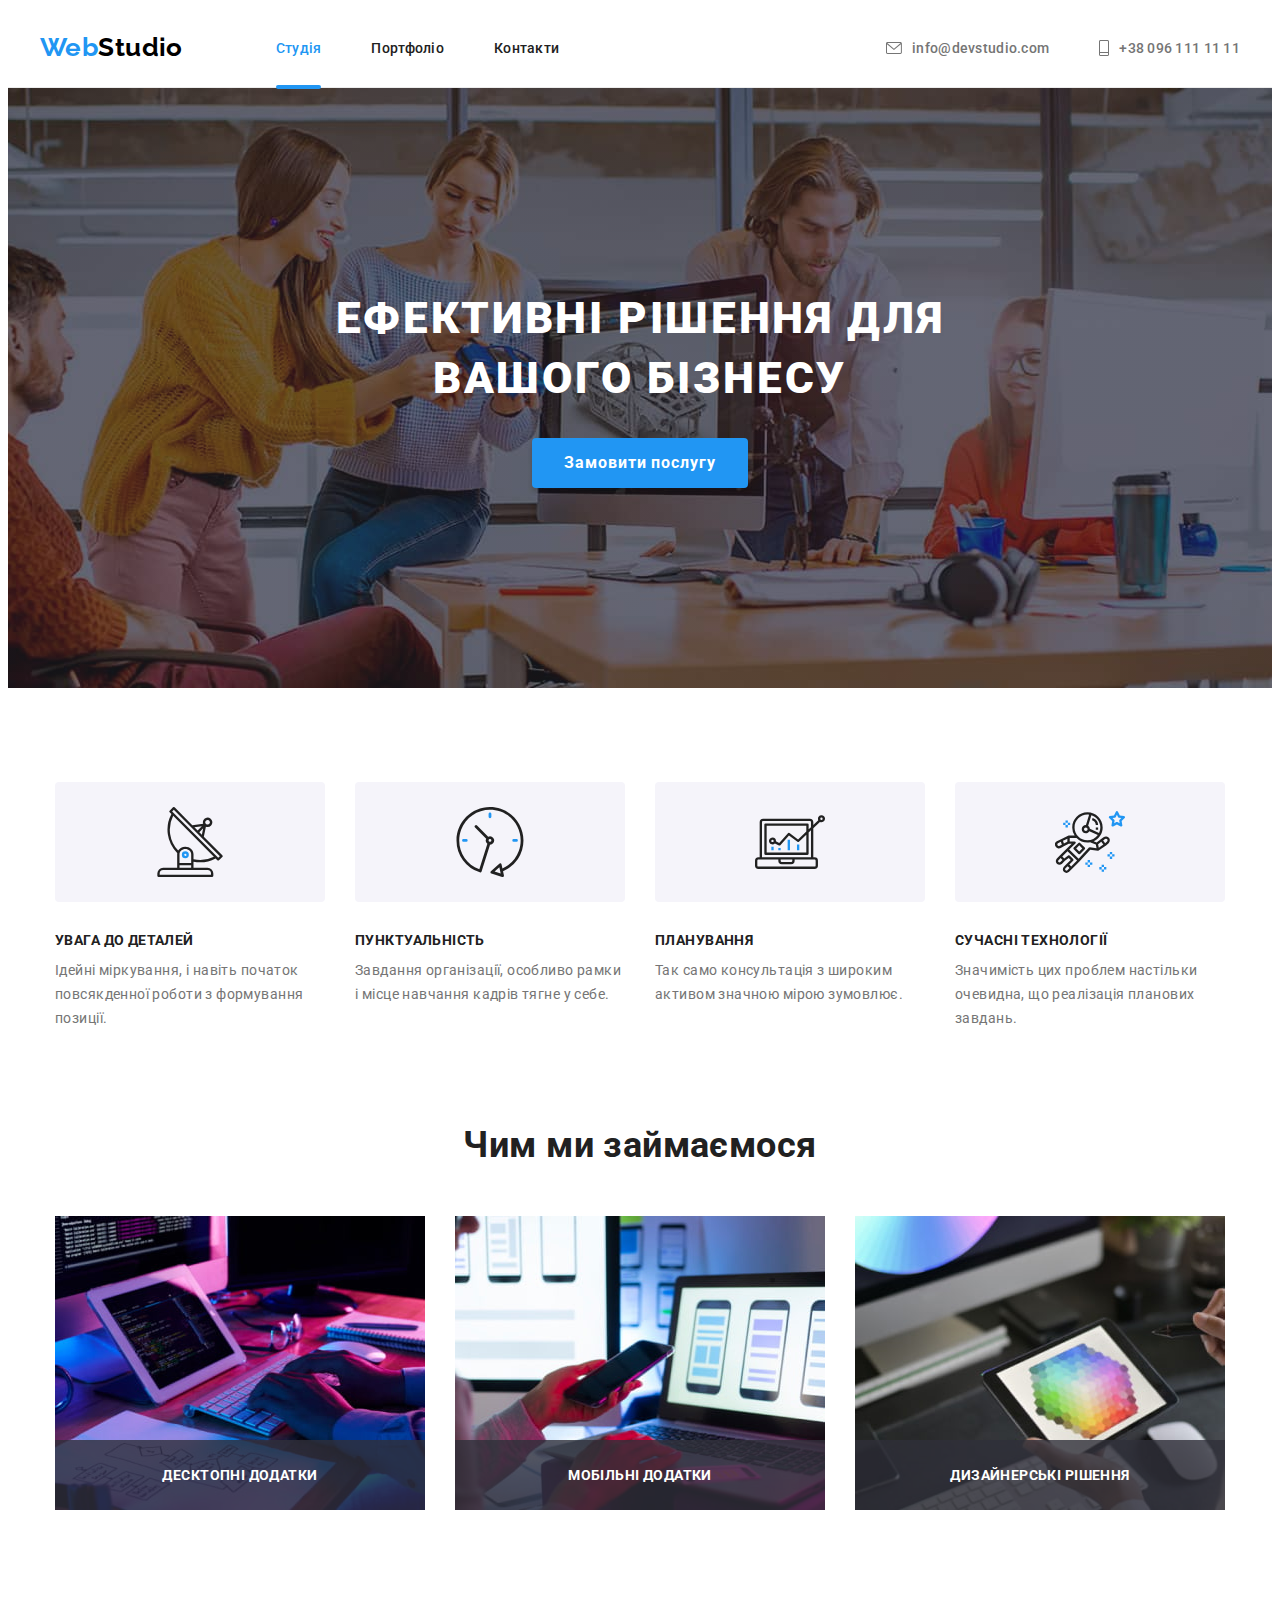
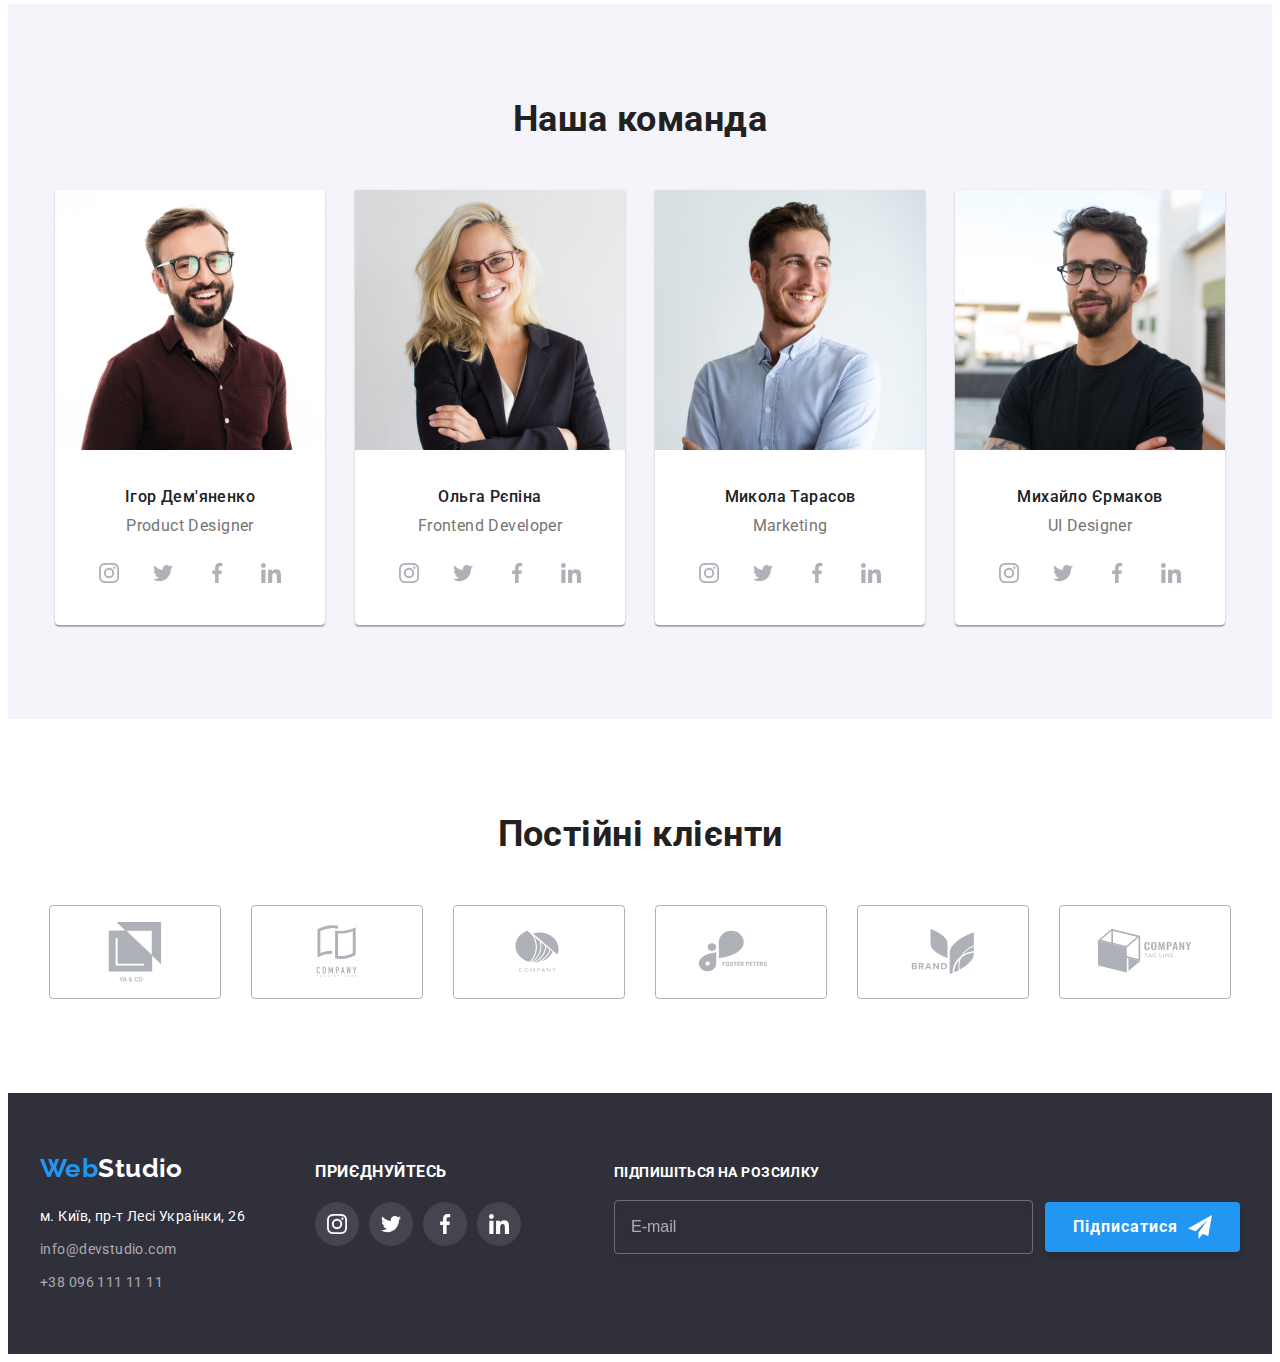
<file: index.html>
<!DOCTYPE html>
<html lang="uk">
  <head>
    <meta charset="UTF-8" />
    <meta http-equiv="X-UA-Compatible" content="IE=edge" />
    <meta name="viewport" content="width=device-width, initial-scale=1.0" />
    <!--Favicon code-->
    <link rel="apple-touch-icon" sizes="152x152" href="./images/favicon/apple-touch-icon.png" />
    <link rel="icon" type="image/png" sizes="32x32" href="./images/favicon/favicon-32x32.png" />
    <link rel="icon" type="image/png" sizes="16x16" href="./images/favicon/favicon-16x16.png" />
    <link rel="manifest" href="./images/favicon/site.webmanifest" />
    <link rel="mask-icon" href="./images/favicon/safari-pinned-tab.svg" color="#5bbad5" />
    <meta name="msapplication-TileColor" content="#da532c" />
    <meta name="theme-color" content="#ffffff" />
    <!--Fonts-->
    <link rel="preconnect" href="https://fonts.googleapis.com" />
    <link rel="preconnect" href="https://fonts.gstatic.com" crossorigin />
    <link
      href="https://fonts.googleapis.com/css2?family=Raleway:wght@700&family=Roboto:wght@400;500;700;900&display=swap"
      rel="stylesheet"
    />
    <!--Modern normalize styles-->
    <link
      rel="stylesheet"
      href="https://cdnjs.cloudflare.com/ajax/libs/modern-normalize/1.1.0/modern-normalize.min.css"
      integrity="sha512-wpPYUAdjBVSE4KJnH1VR1HeZfpl1ub8YT/NKx4PuQ5NmX2tKuGu6U/JRp5y+Y8XG2tV+wKQpNHVUX03MfMFn9Q=="
      crossorigin="anonymous"
      referrerpolicy="no-referrer"
    />
    <!--Styles-->
    <link rel="stylesheet" href="./css/main.min.css" />
    <!--Title-->
    <title>WebStudio</title>
  </head>

  <body>
    <!--Header-->
    <header class="header">
      <div class="container header__container">
        <a class="logo header__logo link" href="./index.html"> 
          Web<span class="logo__text--dark">Studio</span> 
        </a>
        <nav class="navigation">
          <ul class="navigation__list list">
            <li class="navigation__item">
              <a class="navigation__link link navigation__link--active" href="./index.html">Студія</a>
            </li>
            <li class="navigation__item">
              <a class="navigation__link link" href="./portfolio.html">Портфоліо</a>
            </li>
            <li class="navigation__item">
              <a class="navigation__link link" href="#footer">Контакти</a>
            </li>
          </ul>
        </nav>
        <ul class="contacts list">
          <li class="contacts__item">
            <a class="contacts__link link" href="mailto:info@devstudio.com">
              <svg class="contacts__icon" width="16px" height="12px">
                <use href="./images/icons.svg#envelope"></use>
              </svg>
              info@devstudio.com
            </a>
          </li>
          <li class="contacts__item">
            <a class="contacts__link link" href="tel:+380961111111">
              <svg class="contacts__icon" width="10px" height="16px">
                <use href="./images/icons.svg#phone"></use>
              </svg>
              +38 096 111 11 11
            </a>
          </li>
        </ul>
      </div>
    </header>

    <!--Main information-->
    <main>
      <!--Front section-->

      <section class="front">
        <div class="container">
          <h1 class="front__title">Ефективні рішення для<br />вашого бізнесу</h1>
          <button class="front__btn button" type="button" data-modal-open>Замовити послугу</button>
        </div>
      </section>

      <!--Benefits-->
      <section class="benefits section">
        <div class="container">
          <h2 class="benefits__title visually-hidden">Наші переваги</h2>
          <ul class="benefits__list list">
            <li class="benefits__item">
              <div class="advantage">
                <svg class="benefits-item-logo" width="70px" height="70px">
                  <use href="./images/icons.svg#antenna"></use>
                </svg>
              </div>
              <h3 class="advantage__title">УВАГА ДО ДЕТАЛЕЙ</h3>
              <p class="advantage__content">
                Ідейні міркування, і навіть початок повсякденної роботи з формування позиції.
              </p>
            </li>
            <li class="benefits__item">
              <div class="advantage">
                <svg class="benefits-item-logo" width="70px" height="70px">
                  <use href="./images/icons.svg#clock"></use>
                </svg>
              </div>
              <h3 class="advantage__title">ПУНКТУАЛЬНІСТЬ</h3>
              <p class="advantage__content">
                Завдання організації, особливо рамки і місце навчання кадрів тягне у себе.
              </p>
            </li>
            <li class="benefits__item">
              <div class="advantage">
                <svg class="benefits-item-logo" width="70px" height="70px">
                  <use href="./images/icons.svg#diagram"></use>
                </svg>
              </div>
              <h3 class="advantage__title">ПЛАНУВАННЯ</h3>
              <p class="advantage__content">
                Так само консультація з широким активом значною мірою зумовлює.
              </p>
            </li>
            <li class="benefits__item">
              <div class="advantage">
                <svg class="benefits-item-logo" width="70px" height="70px">
                  <use href="./images/icons.svg#astronaut"></use>
                </svg>
              </div>
              <h3 class="advantage__title">СУЧАСНІ ТЕХНОЛОГІЇ</h3>
              <p class="advantage__content">
                Значимість цих проблем настільки очевидна, що реалізація планових завдань.
              </p>
            </li>
          </ul>
        </div>
      </section>

      <!--Activity-->
      <section class="activity section">
        <div class="container">
          <h2 class="activity__title section__title">Чим ми займаємося</h2>
          <ul class="activity__list list">
            <li class="activity-example">
              <img
                class="activity-example__img"
                src="images/activity/img1.jpg"
                alt="Веб-розробка"
                width="370"
                height="294"
              />
              <div class="activity-example__description">
                <p class="activity-example__text">Десктопні додатки</p>
              </div>
            </li>
            <li class="activity-example">
              <img
                class="activity-example__img"
                src="images/activity/img2.jpg"
                alt="Розробка мобільних застосунків"
                width="370"
                height="294"
              />
              <div class="activity-example__description">
                <p class="activity-example__text">Мобільні додатки</p>
              </div>
            </li>
            <li class="activity-example">
              <img
                class="activity-example__img"
                src="images/activity/img3.jpg"
                alt="Оригінальні дизайнерські рішення"
                width="370"
                height="294"
              />
              <div class="activity-example__description">
                <p class="activity-example__text">Дизайнерські рішення</p>
              </div>
            </li>
          </ul>
        </div>
      </section>

      <!--Team-->
      <section class="team section">
        <div class="container">
          <h2 class="team__title section__title">Наша команда</h2>
          <ul class="team__list list">
            <li class="team-member">
              <img
                class="team-member__photo"
                src="images/team/img1.jpg"
                alt="Фото Ігоря Дем'яненка"
                width="270"
                height="260"
              />
              <div class="team-member__description">
                <h3 class="team-member__name">Ігор Дем'яненко</h3>
                <p class="team-member__position" lang="en">Product Designer</p>
                <ul class="socials list">
                  <li class="socials__item">
                    <a href="" class="socials__link">
                      <svg class="socials__logo" width="20px" height="20px">
                        <use href="./images/icons.svg#instagram"></use>
                      </svg>
                    </a>
                  </li>
                  <li class="socials__item">
                    <a href="" class="socials__link">
                      <svg class="socials__logo" width="20px" height="20px">
                        <use href="./images/icons.svg#twitter"></use>
                      </svg>
                    </a>
                  </li>
                  <li class="socials__item">
                    <a href="" class="socials__link">
                      <svg class="socials__logo" width="20px" height="20px">
                        <use href="./images/icons.svg#facebook"></use>
                      </svg>
                    </a>
                  </li>
                  <li class="socials__item">
                    <a href="" class="socials__link">
                      <svg class="socials__logo" width="20px" height="20px">
                        <use href="./images/icons.svg#linkedin"></use>
                      </svg>
                    </a>
                  </li>
                </ul>
              </div>
            </li>
            <li class="team-member">
              <img
                class="team-member__photo"
                src="images/team/img2.jpg"
                alt="Фото Ольги Рєпіної"
                width="270"
                height="260"
              />
              <div class="team-member__description">
                <h3 class="team-member__name">Ольга Рєпіна</h3>
                <p class="team-member__position" lang="en">Frontend Developer</p>
                <ul class="socials list">
                  <li class="socials__item">
                    <a href="" class="socials__link">
                      <svg class="socials__logo" width="20px" height="20px">
                        <use href="./images/icons.svg#instagram"></use>
                      </svg>
                    </a>
                  </li>
                  <li class="socials__item">
                    <a href="" class="socials__link">
                      <svg class="socials__logo" width="20px" height="20px">
                        <use href="./images/icons.svg#twitter"></use>
                      </svg>
                    </a>
                  </li>
                  <li class="socials__item">
                    <a href="" class="socials__link">
                      <svg class="socials__logo" width="20px" height="20px">
                        <use href="./images/icons.svg#facebook"></use>
                      </svg>
                    </a>
                  </li>
                  <li class="socials__item">
                    <a href="" class="socials__link">
                      <svg class="socials__logo" width="20px" height="20px">
                        <use href="./images/icons.svg#linkedin"></use>
                      </svg>
                    </a>
                  </li>
                </ul>
              </div>
            </li>
            <li class="team-member">
              <img
                class="team-member__photo"
                src="images/team/img3.jpg"
                alt="Фото Миколи Тарасова"
                width="270"
                height="260"
              />
              <div class="team-member__description">
                <h3 class="team-member__name">Микола Тарасов</h3>
                <p class="team-member__position" lang="en">Marketing</p>
                <ul class="socials list">
                  <li class="socials__item">
                    <a href="" class="socials__link">
                      <svg class="socials__logo" width="20px" height="20px">
                        <use href="./images/icons.svg#instagram"></use>
                      </svg>
                    </a>
                  </li>
                  <li class="socials__item">
                    <a href="" class="socials__link">
                      <svg class="socials__logo" width="20px" height="20px">
                        <use href="./images/icons.svg#twitter"></use>
                      </svg>
                    </a>
                  </li>
                  <li class="socials__item">
                    <a href="" class="socials__link">
                      <svg class="socials__logo" width="20px" height="20px">
                        <use href="./images/icons.svg#facebook"></use>
                      </svg>
                    </a>
                  </li>
                  <li class="socials__item">
                    <a href="" class="socials__link">
                      <svg class="socials__logo" width="20px" height="20px">
                        <use href="./images/icons.svg#linkedin"></use>
                      </svg>
                    </a>
                  </li>
                </ul>
              </div>
            </li>
            <li class="team-member">
              <img
                class="team-member__photo"
                src="images/team/img4.jpg"
                alt="Фото Михайла Єрмакова"
                width="270"
                height="260"
              />
              <div class="team-member__description">
                <h3 class="team-member__name">Михайло Єрмаков</h3>
                <p class="team-member__position" lang="en">UI Designer</p>
                <ul class="socials list">
                  <li class="socials__item">
                    <a href="" class="socials__link">
                      <svg class="socials__logo" width="20px" height="20px">
                        <use href="./images/icons.svg#instagram"></use>
                      </svg>
                    </a>
                  </li>
                  <li class="socials__item">
                    <a href="" class="socials__link">
                      <svg class="socials__logo" width="20px" height="20px">
                        <use href="./images/icons.svg#twitter"></use>
                      </svg>
                    </a>
                  </li>
                  <li class="socials__item">
                    <a href="" class="socials__link">
                      <svg class="socials__logo" width="20px" height="20px">
                        <use href="./images/icons.svg#facebook"></use>
                      </svg>
                    </a>
                  </li>
                  <li class="socials__item">
                    <a href="" class="socials__link">
                      <svg class="socials__logo" width="20px" height="20px">
                        <use href="./images/icons.svg#linkedin"></use>
                      </svg>
                    </a>
                  </li>
                </ul>
              </div>
            </li>
          </ul>
        </div>
      </section>
    </main>

    <!--Clients-->
    <section class="clients section">
      <div class="container">
        <h2 class="clients__title section__title">Постійні клієнти</h2>
        <ul class="clients__list list">
          <li class="brand">
            <a href="" class="brand__link">
              <svg class="brand__logo" width="106" height="60">
                <use href="./images/icons.svg#yaco-logo"></use>
              </svg>
            </a>
          </li>
          <li class="brand">
            <a href="" class="brand__link">
              <svg class="brand__logo" width="106" height="60">
                <use href="./images/icons.svg#company-logo"></use>
              </svg>
            </a>
          </li>
          <li class="brand">
            <a href="" class="brand__link">
              <svg class="brand__logo" width="106" height="60">
                <use href="./images/icons.svg#company-2-logo"></use>
              </svg>
            </a>
          </li>
          <li class="brand">
            <a href="" class="brand__link">
              <svg class="brand__logo" width="106" height="60">
                <use href="./images/icons.svg#foster-logo"></use>
              </svg>
            </a>
          </li>
          <li class="brand">
            <a href="" class="brand__link">
              <svg class="brand__logo" width="106" height="60">
                <use href="./images/icons.svg#brand-logo"></use>
              </svg>
            </a>
          </li>
          <li class="brand">
            <a href="" class="brand__link">
              <svg class="brand__logo" width="106" height="60">
                <use href="./images/icons.svg#company-3-logo"></use>
              </svg>
            </a>
          </li>
        </ul>
      </div>
    </section>

    <!--Footer-->
    <footer class="footer" id="footer">
      <div class="container footer__container">
        <div class="footer__group">
          <a class="logo footer__logo link" href="./index.html">
            Web<span class="logo__text--light">Studio</span>
          </a>
          <address class="address">
            <p class="address__physical">м. Київ, пр-т Лесі Українки, 26</p>
            <ul class="address__list list">
              <li class="address__item">
                <a class="address__link link" href="mailto:info@devstudio.com">info@devstudio.com</a>
              </li>
              <li class="address__item">
                <a class="address__link link" href="tel:+380961111111">+38 096 111 11 11</a>
              </li>
            </ul>
          </address>
        </div>

        <!-- socials -->
        <div class="footer__socials">
          <h3 class="footer__call">приєднуйтесь</h3>
          <ul class="socials list">
            <li class="socials__item">
              <a href="" class="socials__link socials__link--light">
                <svg class="socials__logo" width="20px" height="20px">
                  <use href="./images/icons.svg#instagram"></use>
                </svg>
              </a>
            </li>
            <li class="socials__item">
              <a href="" class="socials__link socials__link--light">
                <svg class="socials__logo" width="20px" height="20px">
                  <use href="./images/icons.svg#twitter"></use>
                </svg>
              </a>
            </li>
            <li class="socials__item">
              <a href="" class="socials__link socials__link--light">
                <svg class="socials__logo" width="20px" height="20px">
                  <use href="./images/icons.svg#facebook"></use>
                </svg>
              </a>
            </li>
            <li class="socials__item">
              <a href="" class="socials__link socials__link--light">
                <svg class="socials__logo" width="20px" height="20px">
                  <use href="./images/icons.svg#linkedin"></use>
                </svg>
              </a>
            </li>
          </ul>
        </div>

        <!-- subscription form -->
        <form class="subscription-form">
          <label for="subscription-email" class="subscription-form__title">
            Підпишіться на розсилку
          </label>
          <div class="subscription-form__group" role="group">
            <input
              class="subscription-form__input"
              type="email"
              placeholder="E-mail"
              name="subscription-email"
              id="subscription-email"
            />
            <button class="subscription-form__btn button" type="submit">
              Підписатися
              <svg class="subscription-form__icon" width="24px" height="24px">
                <use href="./images/icons.svg#plane-logo"></use>
              </svg>
            </button>
          </div>
        </form>
      </div>
    </footer>

    <!--Modal window-->
    <div class="backdrop is-hidden" data-modal>
      <div class="modal">
        <!--close button-->
        <button class="modal__close-btn button" type="button" data-modal-close>
          <svg class="modal__close-icon" width="11px" height="11px">
            <use href="./images/icons.svg#close-button"></use>
          </svg>
        </button>

        <!--register form-->
        <form class="register-form">
          <srong class="register-form__title"> Залиште свої дані, ми вам передзвонимо </srong>

          <div class="register-form__group" role="group">
            <label class="input-field">
              Ім'я
              <div class="input-field__group">
                <input type="text" class="input-field__input" name="user-name" />
                <svg class="input-field__icon" width="12px" height="12px">
                  <use href="./images/icons.svg#form-user"></use>
                </svg>
              </div>
            </label>

            <label class="input-field">
              Телефон
              <div class="input-field__group">
                <input type="tel" class="input-field__input" name="user-phone" />
                <svg class="input-field__icon" width="13px" height="13px">
                  <use href="./images/icons.svg#form-phone"></use>
                </svg>
              </div>
            </label>

            <label class="input-field">
              Пошта
              <div class="input-field__group">
                <input type="email" class="input-field__input" name="user-email" />
                <svg class="input-field__icon" width="15px" height="12px">
                  <use href="./images/icons.svg#form-mail"></use>
                </svg>
              </div>
            </label>

            <label class="text-field">
              Коментар
              <textarea
                class="text-field__textarea"
                name="user-comment"
                placeholder="Введіть текст"
              ></textarea>
            </label>

            <div class="checkbox">
              <input type="checkbox" id="checkbox" class="register-form-checkbox visually-hidden" />
              <label for="checkbox" class="checkbox__label">
                <svg class="checkbox__icon" width="16px" height="15px">
                  <use href="./images/icons.svg#form-checkbox" class="checkbox__icon--non-checked"></use>
                  <use href="./images/icons.svg#form-checkbox-checked" class="checkbox__icon--checked"></use>
                </svg>
                <span class="checkbox__text">
                  Погоджуюся з розсилкою та приймаю
                  <a href="" class="checkbox__link">
                    Умови договору
                  </a>
                </span>
              </label>
            </div>

            <button class="register-form__btn button" type="submit"> Відправити </button>
          </div>
        </form>
      </div>
    </div>

    <!-- Script for modal window -->
    <script src="./js/modal.js"></script>
  </body>
</html>
</file>
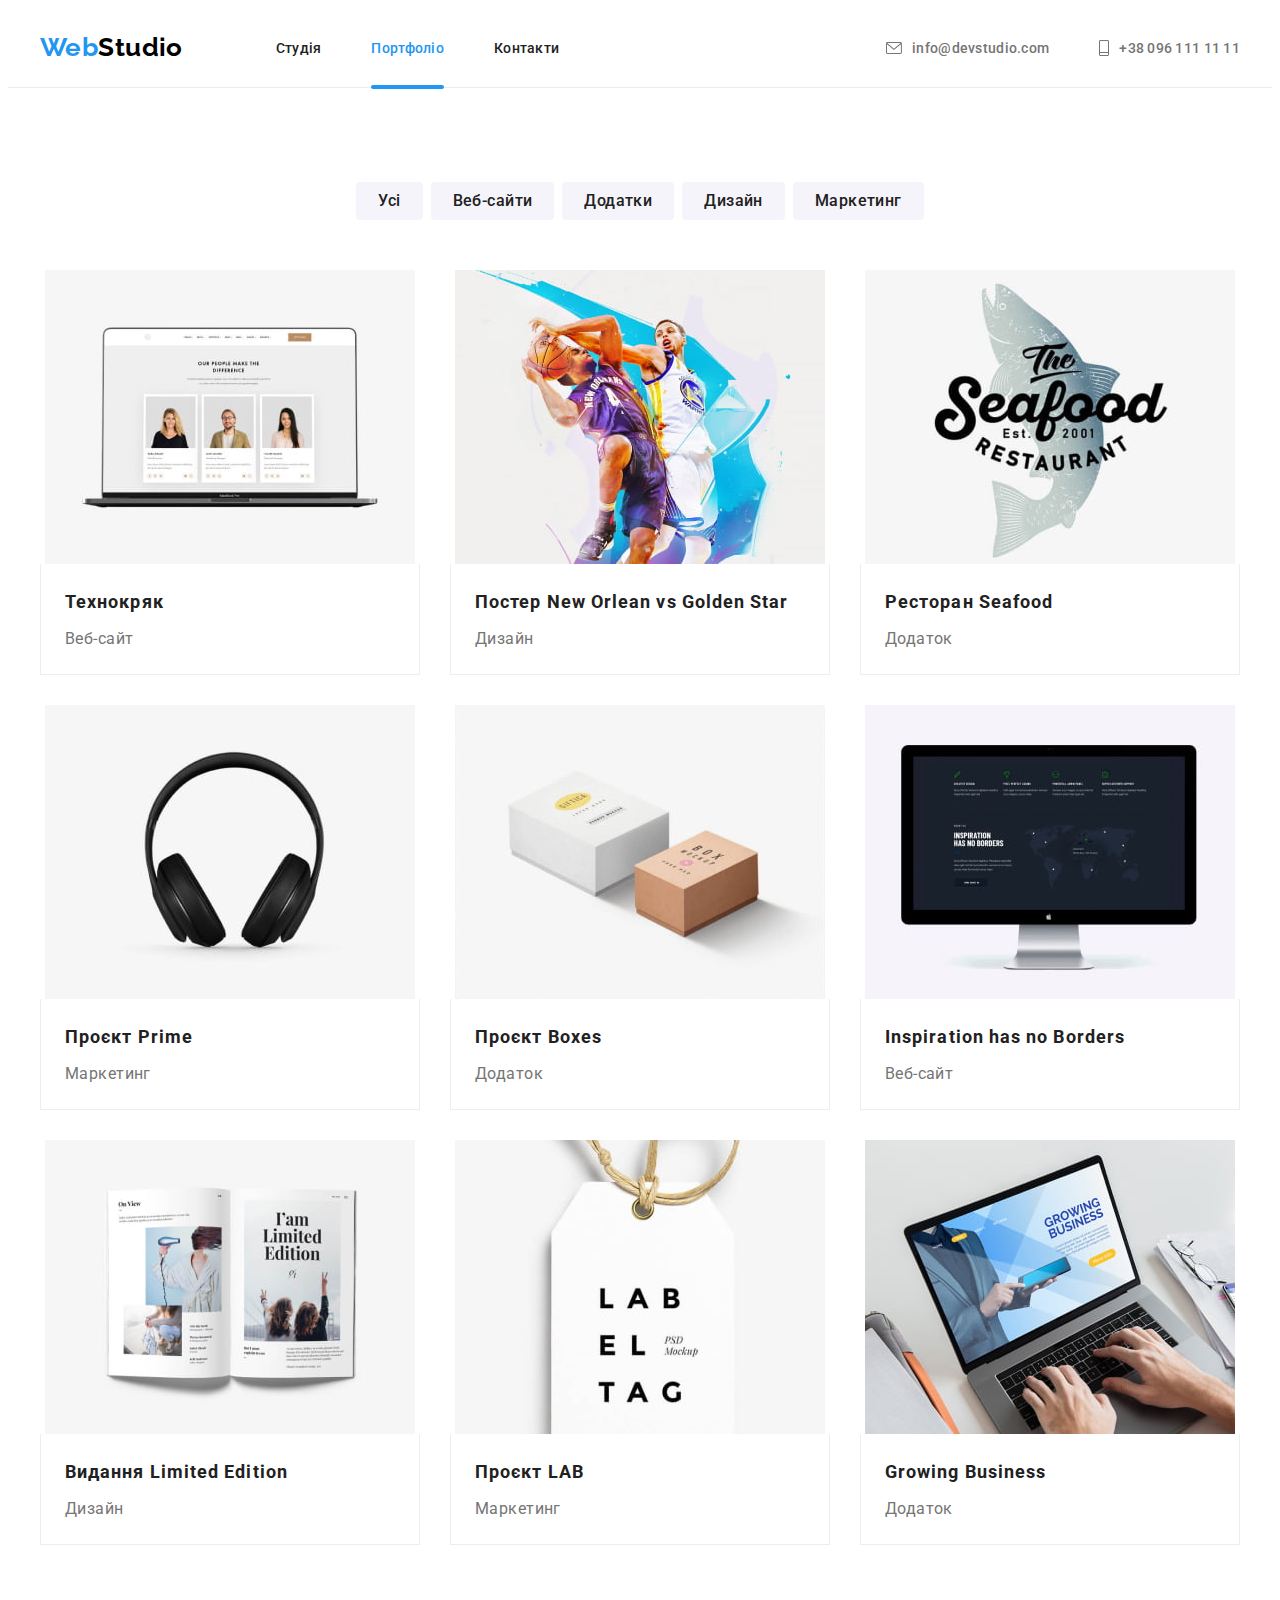
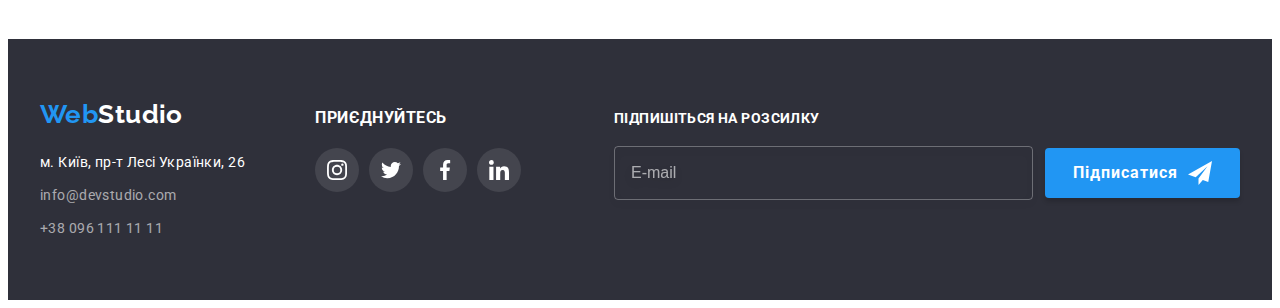
<file: portfolio.html>
<!DOCTYPE html>
<html lang="uk">
  <head>
    <meta charset="UTF-8" />
    <meta http-equiv="X-UA-Compatible" content="IE=edge" />
    <meta name="viewport" content="width=device-width, initial-scale=1.0" />
    <!--Favicon code-->
    <link rel="apple-touch-icon" sizes="152x152" href="./images/favicon/apple-touch-icon.png" />
    <link rel="icon" type="image/png" sizes="32x32" href="./images/favicon/favicon-32x32.png" />
    <link rel="icon" type="image/png" sizes="16x16" href="./images/favicon/favicon-16x16.png" />
    <link rel="manifest" href="./images/favicon/site.webmanifest" />
    <link rel="mask-icon" href="./images/favicon/safari-pinned-tab.svg" color="#5bbad5" />
    <meta name="msapplication-TileColor" content="#da532c" />
    <meta name="theme-color" content="#ffffff" />
    <!--Fonts-->
    <link rel="preconnect" href="https://fonts.googleapis.com" />
    <link rel="preconnect" href="https://fonts.gstatic.com" crossorigin />
    <link
      href="https://fonts.googleapis.com/css2?family=Raleway:wght@700&family=Roboto:wght@400;500;700;900&display=swap"
      rel="stylesheet"
    />
    <!--Modern normalize styles-->
    <link
      rel="stylesheet"
      href="https://cdnjs.cloudflare.com/ajax/libs/modern-normalize/1.1.0/modern-normalize.min.css"
      integrity="sha512-wpPYUAdjBVSE4KJnH1VR1HeZfpl1ub8YT/NKx4PuQ5NmX2tKuGu6U/JRp5y+Y8XG2tV+wKQpNHVUX03MfMFn9Q=="
      crossorigin="anonymous"
      referrerpolicy="no-referrer"
    />
    <!--Styles-->
    <link rel="stylesheet" href="./css/main.min.css" />
    <!--Title-->
    <title>WebStudio</title>
  </head>

  <body>
    <!--Header-->
    <header class="header">
      <div class="container header__container">
        <a class="logo header__logo link" href="./index.html">
          Web<span class="logo__text--dark">Studio</span>
        </a>
        <nav class="navigation">
          <ul class="navigation__list list">
            <li class="navigation__item">
              <a class="navigation__link link" href="./index.html">Студія</a>
            </li>
            <li class="navigation__item">
              <a class="navigation__link link navigation__link--active" href="./portfolio.html"
                >Портфоліо</a
              >
            </li>
            <li class="navigation__item">
              <a class="navigation__link link" href="#footer">Контакти</a>
            </li>
          </ul>
        </nav>
        <ul class="contacts list">
          <li class="contacts__item">
            <a class="contacts__link link" href="mailto:info@devstudio.com">
              <svg class="contacts__icon" width="16px" height="12px">
                <use href="./images/icons.svg#envelope"></use>
              </svg>
              info@devstudio.com
            </a>
          </li>
          <li class="contacts__item">
            <a class="contacts__link link" href="tel:+380961111111">
              <svg class="contacts__icon" width="10px" height="16px">
                <use href="./images/icons.svg#phone"></use>
              </svg>
              +38 096 111 11 11
            </a>
          </li>
        </ul>
      </div>
    </header>

    <!--Main information-->
    <main>
      <!-- Portfolio -->
      <section class="portfolio section">
        <div class="container">
          <h1 class="portfolio__title visually-hidden">Портфоліо</h1>
          <!-- filters -->
          <div class="filters">
            <h2 class="filters__title visually-hidden">Фільтри</h2>
            <ul class="filters__list list">
              <li class="filters__item">
                <button class="filters__btn button" type="button">Усі</button>
              </li>
              <li class="filters__item">
                <button class="filters__btn button" type="button">Веб-сайти</button>
              </li>
              <li class="filters__item">
                <button class="filters__btn button" type="button">Додатки</button>
              </li>
              <li class="filters__item">
                <button class="filters__btn button" type="button">Дизайн</button>
              </li>
              <li class="filters__item">
                <button class="filters__btn button" type="button">Маркетинг</button>
              </li>
            </ul>
          </div>

          <!-- projects -->
          <div class="projects">
            <h2 class="projects__title visually-hidden"> Проекти </h2>
            <ul class="projects__grid list">
              <li class="project">
                <a href="" class="project__link link">
                  <div class="project__card">
                    <img
                      class="project__img"
                      src="./images/portfolio/img1.jpg"
                      alt="Веб-сайт «Технокряк»"
                      height="294"
                      width="370"
                    />
                    <p class="project__overlay"
                      >Ресурс пропонує комплексні пропозиції з різним рівнем функціоналу та
                      сервісів. Все це дозволить відвідувачу отримати вичерпні відомості про
                      компанію чи приватну особу.</p
                    >
                  </div>
                  <div class="project__description">
                    <h3 class="project__title">Технокряк</h3>
                    <p class="project__text">Веб-сайт</p>
                  </div>
                </a>
              </li>
              <li class="project">
                <a href="" class="project__link link">
                  <div class="project__card">
                    <img
                      class="project__img"
                      src="./images/portfolio/img2.jpg"
                      alt="Постер New Orlean vs Golden Star"
                      height="294"
                      width="370"
                    />
                    <p class="project__overlay"></p>
                  </div>
                  <div class="project__description">
                    <h3 class="project__title">Постер New Orlean vs Golden Star</h3>
                    <p class="project__text">Дизайн</p>
                  </div>
                </a>
              </li>
              <li class="project">
                <a href="" class="project__link link">
                  <div class="project__card">
                    <img
                      class="project__img"
                      src="./images/portfolio/img3.jpg"
                      alt="Логотип ресторану «Seafood»"
                      height="294"
                      width="370"
                    />
                    <p class="project__overlay"></p>
                  </div>
                  <div class="project__description">
                    <h3 class="project__title">Ресторан Seafood</h3>
                    <p class="project__text">Додаток</p>
                  </div>
                </a>
              </li>
              <li class="project">
                <a href="" class="project__link link">
                  <div class="project__card">
                    <img
                      class="project__img"
                      src="./images/portfolio/img4.jpg"
                      alt="Фотографія навушників"
                      height="294"
                      width="370"
                    />
                    <p class="project__overlay"></p>
                  </div>
                  <div class="project__description">
                    <h3 class="project__title">Проєкт Prime</h3>
                    <p class="project__text">Маркетинг</p>
                  </div>
                </a>
              </li>
              <li class="project">
                <a href="" class="project__link link">
                  <div class="project__card">
                    <img
                      class="project__img"
                      src="./images/portfolio/img5.jpg"
                      alt="Дві коробки з логотипами проєкту «Boxes»"
                      height="294"
                      width="370"
                    />
                    <p class="project__overlay"></p>
                  </div>
                  <div class="project__description">
                    <h3 class="project__title">Проєкт Boxes</h3>
                    <p class="project__text">Додаток</p>
                  </div>
                </a>
              </li>
              <li class="project">
                <a href="" class="project__link link">
                  <div class="project__card">
                    <img
                      class="project__img"
                      src="./images/portfolio/img6.jpg"
                      alt="Монітор комп'ютера з запущеною сторінкою сайту «Inspiration has no Borders»"
                      height="294"
                      width="370"
                    />
                    <p class="project__overlay"></p>
                  </div>
                  <div class="project__description">
                    <h3 class="project__title" lang="en">Inspiration has no Borders</h3>
                    <p class="project__text">Веб-сайт</p>
                  </div>
                </a>
              </li>
              <li class="project">
                <a href="" class="project__link link">
                  <div class="project__card">
                    <img
                      class="project__img"
                      src="./images/portfolio/img7.jpg"
                      alt="Розгорнуті сторінки журналу «Limited Edition»"
                      height="294"
                      width="370"
                    />
                    <p class="project__overlay"></p>
                  </div>
                  <div class="project__description">
                    <h3 class="project__title">Видання Limited Edition</h3>
                    <p class="project__text">Дизайн</p>
                  </div>
                </a>
              </li>
              <li class="project">
                <a href="" class="project__link link">
                  <div class="project__card">
                    <img
                      class="project__img"
                      src="./images/portfolio/img8.jpg"
                      alt="Бирка з написом «LAB EL TAG»"
                      height="294"
                      width="370"
                    />
                    <p class="project__overlay"></p>
                  </div>
                  <div class="project__description">
                    <h3 class="project__title">Проєкт LAB</h3>
                    <p class="project__text">Маркетинг</p>
                  </div>
                </a>
              </li>
              <li class="project">
                <a href="" class="project__link link">
                  <div class="project__card">
                    <img
                      class="project__img"
                      src="./images/portfolio/img9.jpg"
                      alt="Ноутбук з запущеною стартовою сторінкою додатка «Growing Business»"
                      height="294"
                      width="370"
                    />
                    <p class="project__overlay"></p>
                  </div>
                  <div class="project__description">
                    <h3 class="project__title" lang="en">Growing Business</h3>
                    <p class="project__text">Додаток</p>
                  </div>
                </a>
              </li>
            </ul>
          </div>
        </div>
      </section>
    </main>

    <!--Footer-->
    <footer class="footer" id="footer">
      <div class="container footer__container">
        <div class="footer__group">
          <a class="logo footer__logo link" href="./index.html">
            Web<span class="logo__text--light">Studio</span>
          </a>
          <address class="address">
            <p class="address__physical">м. Київ, пр-т Лесі Українки, 26</p>
            <ul class="address__list list">
              <li class="address__item">
                <a class="address__link link" href="mailto:info@devstudio.com"
                  >info@devstudio.com</a
                >
              </li>
              <li class="address__item">
                <a class="address__link link" href="tel:+380961111111">+38 096 111 11 11</a>
              </li>
            </ul>
          </address>
        </div>

        <!-- socials -->
        <div class="footer__socials">
          <h3 class="footer__call">приєднуйтесь</h3>
          <ul class="socials list">
            <li class="socials__item">
              <a href="" class="socials__link socials__link--light">
                <svg class="socials__logo" width="20px" height="20px">
                  <use href="./images/icons.svg#instagram"></use>
                </svg>
              </a>
            </li>
            <li class="socials__item">
              <a href="" class="socials__link socials__link--light">
                <svg class="socials__logo" width="20px" height="20px">
                  <use href="./images/icons.svg#twitter"></use>
                </svg>
              </a>
            </li>
            <li class="socials__item">
              <a href="" class="socials__link socials__link--light">
                <svg class="socials__logo" width="20px" height="20px">
                  <use href="./images/icons.svg#facebook"></use>
                </svg>
              </a>
            </li>
            <li class="socials__item">
              <a href="" class="socials__link socials__link--light">
                <svg class="socials__logo" width="20px" height="20px">
                  <use href="./images/icons.svg#linkedin"></use>
                </svg>
              </a>
            </li>
          </ul>
        </div>

        <!-- subscription form -->
        <form class="subscription-form">
          <label for="subscription-email" class="subscription-form__title">
            Підпишіться на розсилку
          </label>
          <div class="subscription-form__group" role="group">
            <input
              class="subscription-form__input"
              type="email"
              placeholder="E-mail"
              name="subscription-email"
              id="subscription-email"
            />
            <button class="subscription-form__btn button" type="submit">
              Підписатися
              <svg class="subscription-form__icon" width="24px" height="24px">
                <use href="./images/icons.svg#plane-logo"></use>
              </svg>
            </button>
          </div>
        </form>
      </div>
    </footer>
  </body>
</html>
</file>
<file: css/main.min.css>
:root{--main-font: "Roboto", sans-serif;--secondary-font: "Raleway", sans-serif;--main-text-color: #212121;--content--text-color: #757575;--selected-text-color: #2196f3;--light-text-color: #ffffff;--dark-text-color: #000000;--main-bg-color: #2f303a;--secondary-bg-color: #f5f4fa;--card--bg-main-color: #ffffff;--window--bg-main-color: #ffffff;--button-bg-main-color: #2196f3;--button-bg-secondary-color: #f5f4fa;--overlay-main-color: rgba(33, 150, 243, 0.9);--backdrop-main-color: rgba(0, 0, 0, 0.2);--main-border-color: #eeeeee;--main-icon-color: #afb1b8;--secondary-icon-color: #ffffff;--icon-bg-footer-color: rgba(255, 255, 255, 0.1);--main-transition: 250ms cubic-bezier(0.4, 0, 0.2, 1)}body{font-family:var(--main-font);font-size:14px;line-height:1.7142857143;letter-spacing:.03em;color:var(--main-text-color)}.container{width:1200px;margin-left:auto;margin-right:auto;padding-left:15px;padding-right:15px}.section{padding-top:94px;padding-bottom:94px}.section__title{font-weight:700;font-size:36px;line-height:1.1666666667;text-align:center;margin-bottom:50px}.link{text-decoration:inherit;color:inherit;-webkit-transition:color var(--main-transition);transition:color var(--main-transition)}.link:hover,.link:focus{color:var(--selected-text-color)}.button{font-family:inherit;border:none;cursor:pointer}.list{list-style-type:none;text-indent:0;margin:0;padding:0}h1,h2,h3,h4,h5,h6,p{margin:0}.visually-hidden{position:absolute;width:1px;height:1px;margin:-1px;border:0;padding:0;white-space:nowrap;-webkit-clip-path:inset(100%);clip-path:inset(100%);clip:rect(0 0 0 0);overflow:hidden}.header{border-bottom:1px solid #ececec;padding-top:24px;padding-bottom:24px}.header__container{display:-webkit-box;display:-ms-flexbox;display:flex;-webkit-box-align:center;-ms-flex-align:center;align-items:center}.navigation{margin-right:auto}.navigation__list,.contacts{display:-webkit-box;display:-ms-flexbox;display:flex}.navigation__item:not(:last-child),.contacts__item:not(:last-child){margin-right:50px}.navigation__link,.contacts__link{font-weight:500;line-height:1.1428571429;letter-spacing:.02em}.contacts__link{color:var(--content--text-color);display:-webkit-box;display:-ms-flexbox;display:flex;gap:10px;-webkit-box-align:center;-ms-flex-align:center;align-items:center}.contacts__icon{fill:currentColor}.navigation__link--active{position:relative;color:var(--selected-text-color)}.navigation__link--active::after{content:"";position:absolute;top:45px;left:0px;display:block;width:100%;height:4px;background-color:var(--selected-text-color);border-radius:2px}.front{background-color:var(--main-bg-color);padding-top:200px;padding-bottom:200px;background-image:-webkit-gradient(linear, left bottom, left top, from(rgba(47, 48, 58, 0.4)), to(rgba(47, 48, 58, 0.4))),url(../images/front/background.jpg);background-image:linear-gradient(to top, rgba(47, 48, 58, 0.4), rgba(47, 48, 58, 0.4)),url(../images/front/background.jpg);background-repeat:no-repeat;background-position:left 50% top}.front__title{font-weight:900;font-size:44px;line-height:1.3636363636;text-align:center;letter-spacing:.06em;text-transform:uppercase;color:var(--light-text-color);margin-bottom:30px}.front__btn{display:block;margin-left:auto;margin-right:auto;background-color:var(--button-bg-main-color);-webkit-box-shadow:0px 4px 4px rgba(0,0,0,.15);box-shadow:0px 4px 4px rgba(0,0,0,.15);border-radius:4px;font-weight:700;font-size:16px;line-height:1.875;display:-webkit-box;display:-ms-flexbox;display:flex;-webkit-box-align:center;-ms-flex-align:center;align-items:center;text-align:center;letter-spacing:.06em;color:var(--light-text-color);padding-left:32px;padding-right:32px;padding-top:10px;padding-bottom:10px}.benefits__list{display:-webkit-box;display:-ms-flexbox;display:flex;-webkit-box-pack:center;-ms-flex-pack:center;justify-content:center}.benefits__item{-ms-flex-preferred-size:270px;flex-basis:270px}.benefits__item:not(:last-child){margin-right:30px}.advantage{height:120px;display:-webkit-box;display:-ms-flexbox;display:flex;-webkit-box-pack:center;-ms-flex-pack:center;justify-content:center;-webkit-box-align:center;-ms-flex-align:center;align-items:center;background-color:var(--secondary-bg-color);border-radius:4px;margin-bottom:30px}.advantage__title{font-weight:700;font-size:inherit;line-height:1.1428571429;text-transform:uppercase;margin-bottom:10px}.advantage__content{line-height:1.7142857143;color:var(--content--text-color)}.benefits__list{display:-webkit-box;display:-ms-flexbox;display:flex;-webkit-box-pack:center;-ms-flex-pack:center;justify-content:center}.benefits__item{-ms-flex-preferred-size:270px;flex-basis:270px}.benefits__item:not(:last-child){margin-right:30px}.advantage{height:120px;display:-webkit-box;display:-ms-flexbox;display:flex;-webkit-box-pack:center;-ms-flex-pack:center;justify-content:center;-webkit-box-align:center;-ms-flex-align:center;align-items:center;background-color:var(--secondary-bg-color);border-radius:4px;margin-bottom:30px}.advantage__title{font-weight:700;font-size:inherit;line-height:1.1428571429;text-transform:uppercase;margin-bottom:10px}.advantage__content{line-height:1.7142857143;color:var(--content--text-color)}.activity{padding-top:0}.activity__list{display:-webkit-box;display:-ms-flexbox;display:flex;-webkit-box-pack:center;-ms-flex-pack:center;justify-content:center}.activity-example{position:relative}.activity-example:not(:last-child){margin-right:30px}.activity-example__img{display:block}.activity-example__description{position:absolute;left:0px;bottom:0px;width:100%;padding-top:27px;padding-bottom:27px;background:rgba(47,48,58,.8)}.activity-example__text{font-weight:700;line-height:1.1428571429;text-align:center;letter-spacing:.03em;text-transform:uppercase;color:var(--light-text-color)}.team{background-color:var(--secondary-bg-color)}.team__list{display:-webkit-box;display:-ms-flexbox;display:flex;-webkit-box-pack:center;-ms-flex-pack:center;justify-content:center}.team-member{-webkit-box-shadow:0px 1px 3px rgba(0,0,0,.12),0px 1px 1px rgba(0,0,0,.14),0px 2px 1px rgba(0,0,0,.2);box-shadow:0px 1px 3px rgba(0,0,0,.12),0px 1px 1px rgba(0,0,0,.14),0px 2px 1px rgba(0,0,0,.2);border-radius:0px 0px 4px 4px;background-color:var(--card--bg-main-color)}.team-member:not(:last-child){margin-right:30px}.team-member__description{padding-top:30px;padding-bottom:30px}.team-member__name,.team-member__position{font-size:16px;line-height:1.1875;text-align:center}.team-member__name{font-weight:500;margin-bottom:10px}.team-member__position{color:var(--content--text-color);margin-bottom:16px}.clients__list{display:-webkit-box;display:-ms-flexbox;display:flex;gap:30px;-webkit-box-pack:center;-ms-flex-pack:center;justify-content:center}.brand__link{display:-webkit-box;display:-ms-flexbox;display:flex;-webkit-box-pack:center;-ms-flex-pack:center;justify-content:center;-webkit-box-align:center;-ms-flex-align:center;align-items:center;width:170px;height:92px;color:var(--main-icon-color);border:1px solid var(--main-icon-color);border-radius:4px;-webkit-transition:color var(--main-transition),border-color var(--main-transition);transition:color var(--main-transition),border-color var(--main-transition)}.brand__link:hover,.brand__link:focus{color:var(--selected-text-color);border-color:var(--selected-text-color)}.brand__logo{fill:currentColor}.footer{background-color:var(--main-bg-color);padding-top:60px;padding-bottom:60px}.footer__container{display:-webkit-box;display:-ms-flexbox;display:flex;-webkit-box-align:baseline;-ms-flex-align:baseline;align-items:baseline;gap:70px}.address{font-style:inherit}.address__physical{line-height:1.7142857143;color:var(--light-text-color);margin-bottom:9px}.address__item:not(:last-child){margin-bottom:9px}.address__link{line-height:1.7142857143;color:rgba(255,255,255,.6)}.footer__call{line-height:1.1428571429;letter-spacing:.03em;text-transform:uppercase;color:var(--light-text-color);margin-bottom:20px}.backdrop{position:fixed;left:0px;top:0px;height:100%;width:100%;background:var(--backdrop-main-color);-webkit-transition:opacity var(--main-transition),visibility var(--main-transition);transition:opacity var(--main-transition),visibility var(--main-transition)}.modal{position:absolute;width:528px;height:581px;left:50%;top:50%;-webkit-transform:translate(-50%, -50%) scale(1);transform:translate(-50%, -50%) scale(1);padding-left:40px;padding-right:40px;padding-top:40px;padding-bottom:40px;background:var(--window--bg-main-color);-webkit-box-shadow:0px 1px 3px rgba(0,0,0,.12),0px 1px 1px rgba(0,0,0,.14),0px 2px 1px rgba(0,0,0,.2);box-shadow:0px 1px 3px rgba(0,0,0,.12),0px 1px 1px rgba(0,0,0,.14),0px 2px 1px rgba(0,0,0,.2);border-radius:4px;-webkit-transition:-webkit-transform var(--main-transition);transition:-webkit-transform var(--main-transition);transition:transform var(--main-transition);transition:transform var(--main-transition), -webkit-transform var(--main-transition)}.modal__close-btn{position:absolute;right:8px;top:8px;width:30px;height:30px;display:-webkit-box;display:-ms-flexbox;display:flex;-webkit-box-pack:center;-ms-flex-pack:center;justify-content:center;-webkit-box-align:center;-ms-flex-align:center;align-items:center;background-color:var(--window--bg-main-color);border:1px solid rgba(0,0,0,.1);border-radius:50%;color:#000;-webkit-transition:color var(--main-transition);transition:color var(--main-transition)}.modal__close-btn:hover,.modal__close-btn:focus{color:var(--selected-text-color)}.modal__close-icon{fill:currentColor}.is-hidden{visibility:hidden;opacity:0;pointer-events:none}.is-hidden .modal{-webkit-transform:translate(-50%, -50%) scale(0.5);transform:translate(-50%, -50%) scale(0.5)}.register-form__title{display:block;font-weight:700;font-size:20px;line-height:1.15;text-align:center;margin-bottom:12px}.input-field{display:block;font-size:12px;line-height:1.1666666667;letter-spacing:.01em;color:#757575;margin-bottom:10px}.input-field__group{position:relative;margin-top:4px;color:var(--main-text-color);border:1px solid rgba(33,33,33,.2);border-radius:4px;-webkit-transition:border-color var(--main-transition),color var(--main-transition);transition:border-color var(--main-transition),color var(--main-transition)}.input-field__group:focus-within{color:var(--selected-text-color);border-color:var(--selected-text-color)}.input-field__input{display:block;width:100%;height:40px;padding-left:32px;font-size:16px;border:none;background:none;outline:none}.input-field__icon{position:absolute;left:21px;top:50%;-webkit-transform:translate(-50%, -50%);transform:translate(-50%, -50%);fill:currentColor}.text-field{display:block;margin-bottom:20px;font-size:12px;line-height:1.1666666667;letter-spacing:.01em;color:#757575}.text-field__textarea{display:block;width:100%;height:120px;resize:none;padding-left:16px;padding-right:16px;padding-top:12px;padding-bottom:12px;outline-color:rgba(0,0,0,0);border:1px solid rgba(33,33,33,.2);border-radius:4px;margin-top:4px}.text-field__textarea:focus{border-color:var(--selected-text-color)}.text-field__textarea::-webkit-input-placeholder{font-size:12px;line-height:var(14/12);letter-spacing:.01em;color:rgba(117,117,117,.5)}.text-field__textarea::-moz-placeholder{font-size:12px;line-height:var(14/12);letter-spacing:.01em;color:rgba(117,117,117,.5)}.text-field__textarea:-ms-input-placeholder{font-size:12px;line-height:var(14/12);letter-spacing:.01em;color:rgba(117,117,117,.5)}.text-field__textarea::-ms-input-placeholder{font-size:12px;line-height:var(14/12);letter-spacing:.01em;color:rgba(117,117,117,.5)}.text-field__textarea::placeholder{font-size:12px;line-height:var(14/12);letter-spacing:.01em;color:rgba(117,117,117,.5)}.checkbox{display:-webkit-box;display:-ms-flexbox;display:flex;-webkit-box-pack:center;-ms-flex-pack:center;justify-content:center;-webkit-box-align:center;-ms-flex-align:center;align-items:center;gap:8px;margin-left:auto;margin-right:auto;margin-bottom:30px}.checkbox__label{position:relative;display:-webkit-box;display:-ms-flexbox;display:flex;-webkit-box-pack:center;-ms-flex-pack:center;justify-content:center;-webkit-box-align:center;-ms-flex-align:center;align-items:center;gap:7px;color:#757575}.checkbox__link{color:var(--selected-text-color)}.checkbox__icon{outline:2px dashed rgba(0,0,0,0);outline-offset:1px;border-radius:2px;-webkit-transition:outline-color var(--main-transition);transition:outline-color var(--main-transition)}.checkbox__icon--non-checked{-webkit-transition:opacity var(--main-transition);transition:opacity var(--main-transition)}.checkbox__icon--checked{-webkit-transition:opacity var(--main-transition);transition:opacity var(--main-transition);opacity:0}.register-form-checkbox:checked+.checkbox__label .checkbox__icon .checkbox__icon--checked{opacity:1}.register-form-checkbox:checked+.checkbox__label .checkbox__icon .checkbox__icon--non-checked{opacity:0}.register-form-checkbox:focus+.checkbox__label .checkbox__icon{outline-color:var(--main-text-color)}.register-form__btn{display:block;font-weight:700;font-size:16px;line-height:1.875;letter-spacing:.06em;color:var(--light-text-color);padding-left:52px;padding-right:52px;padding-top:10px;padding-bottom:10px;background-color:var(--button-bg-main-color);-webkit-box-shadow:0px 4px 4px rgba(0,0,0,.15);box-shadow:0px 4px 4px rgba(0,0,0,.15);border-radius:4px;margin-left:auto;margin-right:auto;-webkit-transition:background-color var(--main-transition);transition:background-color var(--main-transition)}.register-form__btn:hover,.register-form__btn:focus{background-color:#188ce8}.filters__list{display:-webkit-box;display:-ms-flexbox;display:flex;-webkit-box-pack:center;-ms-flex-pack:center;justify-content:center;gap:8px;margin-bottom:50px}.filters__btn{background-color:var(--button-bg-secondary-color);border-radius:4px;padding-left:22px;padding-right:22px;padding-top:6px;padding-bottom:6px;font-weight:500;font-size:16px;line-height:1.625;text-align:center;letter-spacing:inherit;color:inherit;-webkit-transition:color var(--main-transition),background-color var(--main-transition),-webkit-box-shadow var(--main-transition);transition:color var(--main-transition),background-color var(--main-transition),-webkit-box-shadow var(--main-transition);transition:color var(--main-transition),background-color var(--main-transition),box-shadow var(--main-transition);transition:color var(--main-transition),background-color var(--main-transition),box-shadow var(--main-transition),-webkit-box-shadow var(--main-transition)}.filters__btn:hover,.filters__btn:focus{background-color:var(--button-bg-main-color);color:var(--light-text-color);-webkit-box-shadow:0px 3px 1px rgba(0,0,0,.1),0px 1px 2px rgba(0,0,0,.08),0px 2px 2px rgba(0,0,0,.12);box-shadow:0px 3px 1px rgba(0,0,0,.1),0px 1px 2px rgba(0,0,0,.08),0px 2px 2px rgba(0,0,0,.12)}.projects__grid{display:-webkit-box;display:-ms-flexbox;display:flex;-ms-flex-wrap:wrap;flex-wrap:wrap;row-gap:30px;-webkit-column-gap:30px;-moz-column-gap:30px;column-gap:30px}.project{-ms-flex-preferred-size:calc((100% - 60px)/3);flex-basis:calc((100% - 60px)/3)}.project__link{display:block;-webkit-transition:-webkit-box-shadow var(--main-transition);transition:-webkit-box-shadow var(--main-transition);transition:box-shadow var(--main-transition);transition:box-shadow var(--main-transition), -webkit-box-shadow var(--main-transition)}.project__link:hover,.project__link:focus{-webkit-box-shadow:0px 1px 1px rgba(0,0,0,.12),0px 4px 4px rgba(0,0,0,.06),1px 4px 6px rgba(0,0,0,.16);box-shadow:0px 1px 1px rgba(0,0,0,.12),0px 4px 4px rgba(0,0,0,.06),1px 4px 6px rgba(0,0,0,.16);-webkit-transition:-webkit-transform var(--main-transition);transition:-webkit-transform var(--main-transition);transition:transform var(--main-transition);transition:transform var(--main-transition), -webkit-transform var(--main-transition)}.project__card{position:relative;overflow:hidden}.project__img{display:block;margin-left:auto;margin-right:auto}.project__overlay{position:absolute;left:0;top:0;width:100%;height:100%;background:var(--overlay-main-color);font-size:18px;line-height:1.5555555556;letter-spacing:.03em;color:var(--light-text-color);padding-left:24px;padding-right:24px;padding-top:63px;padding-bottom:63px;-webkit-transform:translate(0, 100%);transform:translate(0, 100%);-webkit-transition:-webkit-transform var(--main-transition);transition:-webkit-transform var(--main-transition);transition:transform var(--main-transition);transition:transform var(--main-transition), -webkit-transform var(--main-transition)}.project__link:hover .project__overlay,.project__link:focus .project__overlay{-webkit-transform:translate(0);transform:translate(0)}.project__description{padding-top:20px;padding-bottom:20px;padding-left:24px;padding-right:24px;border-left:1px solid var(--main-border-color);border-right:1px solid var(--main-border-color);border-bottom:1px solid var(--main-border-color)}.project__title{font-weight:700;font-size:18px;line-height:2;letter-spacing:.06em;margin-bottom:4px;color:var(--main-text-color)}.project__text{font-size:16px;line-height:1.875;color:var(--content--text-color)}.logo{font-family:var(--secondary-font);font-weight:700;font-size:26px;line-height:1.1923076923;color:var(--selected-text-color)}.logo__text--dark{color:var(--dark-text-color)}.logo__text--light{color:var(--light-text-color)}.header__logo{margin-right:93px}.footer__logo{display:block;margin-bottom:20px}.socials{display:-webkit-box;display:-ms-flexbox;display:flex;gap:10px;-webkit-box-pack:center;-ms-flex-pack:center;justify-content:center}.socials__link{height:44px;width:44px;display:-webkit-box;display:-ms-flexbox;display:flex;-webkit-box-pack:center;-ms-flex-pack:center;justify-content:center;-webkit-box-align:center;-ms-flex-align:center;align-items:center;color:var(--main-icon-color);background-color:var(--card--bg-main-color);border-radius:50%;-webkit-transition:color var(--main-transition),background-color var(--main-transition);transition:color var(--main-transition),background-color var(--main-transition)}.socials__link:hover,.socials__link:focus{color:var(--secondary-icon-color);background-color:var(--selected-text-color)}.socials__link--light{color:var(--secondary-icon-color);background-color:var(--icon-bg-footer-color)}.socials__logo{fill:currentColor}.subscription-form{padding-left:23px}.subscription-form__title{display:block;font-weight:700;line-height:1.1428571429;text-transform:uppercase;color:var(--light-text-color);margin-bottom:20px}.subscription-form__group{display:-webkit-box;display:-ms-flexbox;display:flex;-webkit-box-pack:center;-ms-flex-pack:center;justify-content:center;-webkit-box-align:center;-ms-flex-align:center;align-items:center;gap:12px}.subscription-form__input{width:385px;height:50px;padding-left:16px;padding-right:16px;font-size:16px;color:var(--light-text-color);outline:none;background:none;border:1px solid rgba(255,255,255,.3);-webkit-filter:drop-shadow(0px 4px 4px rgba(0, 0, 0, 0.15));filter:drop-shadow(0px 4px 4px rgba(0, 0, 0, 0.15));border-radius:4px}.subscription-form__input::-webkit-input-placeholder{font-size:16px;line-height:1.25;color:rgba(255,255,255,.6)}.subscription-form__input::-moz-placeholder{font-size:16px;line-height:1.25;color:rgba(255,255,255,.6)}.subscription-form__input:-ms-input-placeholder{font-size:16px;line-height:1.25;color:rgba(255,255,255,.6)}.subscription-form__input::-ms-input-placeholder{font-size:16px;line-height:1.25;color:rgba(255,255,255,.6)}.subscription-form__input::placeholder{font-size:16px;line-height:1.25;color:rgba(255,255,255,.6)}.subscription-form__btn{display:-webkit-box;display:-ms-flexbox;display:flex;-webkit-box-pack:center;-ms-flex-pack:center;justify-content:center;-webkit-box-align:center;-ms-flex-align:center;align-items:center;gap:10px;padding-left:28px;padding-right:28px;padding-top:10px;padding-bottom:10px;font-weight:700;font-size:16px;line-height:1.875;letter-spacing:.06em;color:var(--light-text-color);background:var(--button-bg-main-color);-webkit-box-shadow:0px 4px 4px rgba(0,0,0,.15);box-shadow:0px 4px 4px rgba(0,0,0,.15);border-radius:4px}/*# sourceMappingURL=main.min.css.map */
</file>
